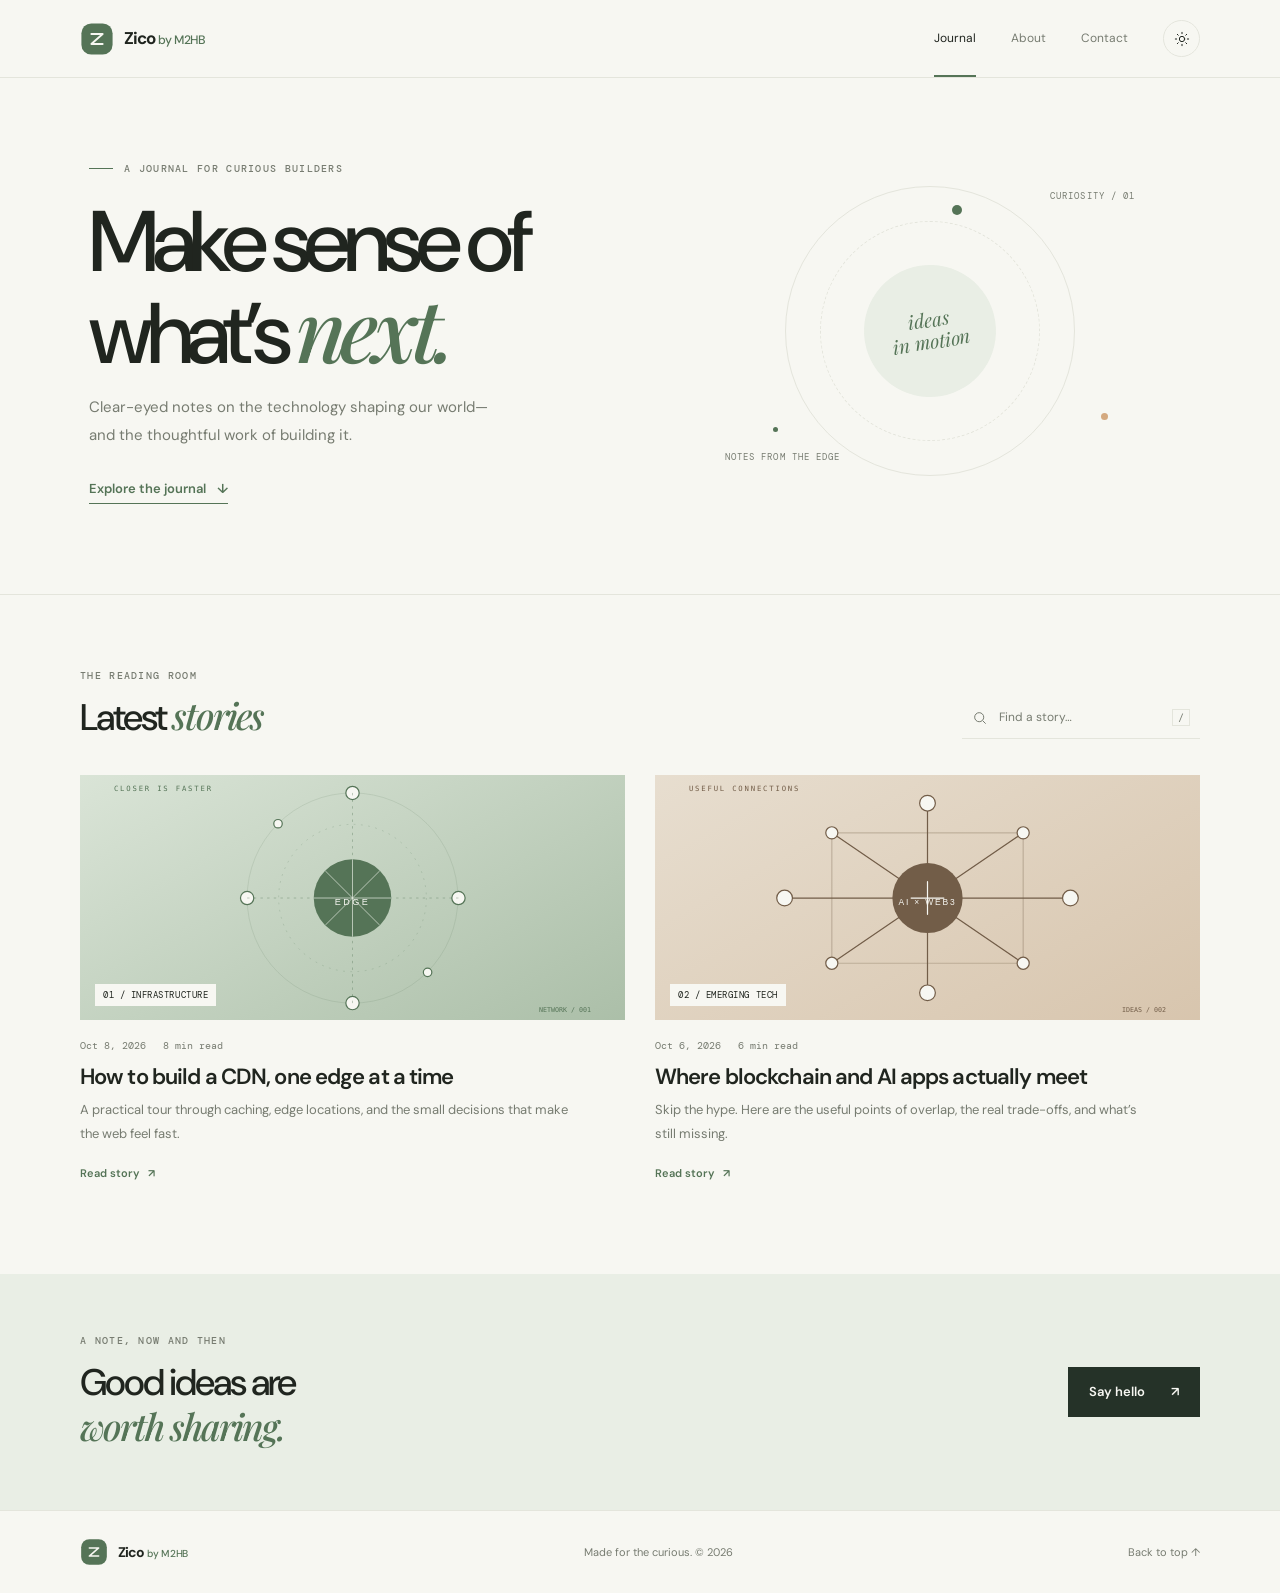
<file: index.html>
<!doctype html>
<html lang="en">
<head>
  <meta charset="utf-8">
  <meta name="viewport" content="width=device-width, initial-scale=1">
  <meta name="description" content="Practical notes on building for the web, from infrastructure to the next wave of technology.">
  <meta name="theme-color" content="#f7f7f2">
  <title>Zico by M2HB — ideas for the curious builder</title>
  <link rel="icon" href="assets/images/favicon.svg" type="image/svg+xml">
  <link rel="stylesheet" href="assets/css/global.css">
  <link rel="stylesheet" href="assets/css/layout.css">
  <link rel="stylesheet" href="assets/css/pages.css">
  <script src="assets/js/main.js" defer></script>
  <script src="assets/js/blog-engine.js" defer></script>
</head>
<body>
  <a class="skip-link" href="#main">Skip to content</a>
  <header class="site-header">
    <div class="container header-inner">
      <a class="brand" href="index.html" aria-label="Zico by M2HB home">
        <img src="assets/images/logo.svg" alt="" width="36" height="36">
        <span>Zico <span class="brand-by">by M2HB</span></span>
      </a>
      <button class="menu-toggle" type="button" aria-expanded="false" aria-controls="site-nav" aria-label="Open navigation">
        <span></span><span></span>
      </button>
      <nav class="site-nav" id="site-nav" aria-label="Main navigation">
        <a class="nav-link active" href="index.html" aria-current="page">Journal</a>
        <a class="nav-link" href="about.html">About</a>
        <a class="nav-link" href="contact.html">Contact</a>
        <button class="theme-toggle" type="button" aria-label="Switch to dark theme" title="Switch theme">
          <svg class="sun-icon" viewBox="0 0 24 24" aria-hidden="true"><circle cx="12" cy="12" r="4"></circle><path d="M12 2v2m0 16v2M4.93 4.93l1.42 1.42m11.3 11.3 1.42 1.42M2 12h2m16 0h2M4.93 19.07l1.42-1.42m11.3-11.3 1.42-1.42"></path></svg>
        </button>
      </nav>
    </div>
  </header>

  <main id="main">
    <section class="hero container">
      <div class="hero-copy">
        <p class="eyebrow"><span class="eyebrow-line"></span> A journal for curious builders</p>
        <h1>Make sense of<br>what’s <span class="serif-accent">next.</span></h1>
        <p class="hero-description">Clear-eyed notes on the technology shaping our world—and the thoughtful work of building it.</p>
        <a class="text-link" href="#latest">Explore the journal <span aria-hidden="true">↓</span></a>
      </div>
      <div class="hero-art" aria-hidden="true">
        <div class="art-orbit orbit-one"></div>
        <div class="art-orbit orbit-two"></div>
        <div class="art-core"><span>ideas<br>in motion</span></div>
        <span class="art-dot dot-one"></span><span class="art-dot dot-two"></span><span class="art-dot dot-three"></span>
        <span class="art-label label-top">curiosity / 01</span>
        <span class="art-label label-bottom">notes from the edge</span>
      </div>
    </section>

    <section class="latest-section" id="latest">
      <div class="container">
        <div class="section-heading">
          <div>
            <p class="eyebrow">The reading room</p>
            <h2>Latest <span class="serif-accent">stories</span></h2>
          </div>
          <label class="search-box">
            <span class="visually-hidden">Search articles</span>
            <svg viewBox="0 0 24 24" aria-hidden="true"><circle cx="10.8" cy="10.8" r="6.8"></circle><path d="m16 16 4.5 4.5"></path></svg>
            <input id="post-search" type="search" placeholder="Find a story…" autocomplete="off">
            <kbd>/</kbd>
          </label>
        </div>
        <div class="post-grid" id="post-grid">
          <article class="post-card" data-search="cdn content delivery network edge web performance infrastructure">
            <a class="post-image image-cdn" href="posts/how-to-build-a-cdn.html" aria-label="Read How to build a CDN">
              <img src="assets/images/ui/cdn-cover.svg" alt="" loading="lazy">
              <span class="image-index">01 / INFRASTRUCTURE</span>
            </a>
            <div class="post-meta"><time datetime="2026-10-08">Oct 8, 2026</time><span>8 min read</span></div>
            <h3><a href="posts/how-to-build-a-cdn.html">How to build a CDN, one edge at a time</a></h3>
            <p class="post-excerpt">A practical tour through caching, edge locations, and the small decisions that make the web feel fast.</p>
            <a class="post-continue" href="posts/how-to-build-a-cdn.html">Read story <span aria-hidden="true">↗</span></a>
          </article>
          <article class="post-card" data-search="blockchain ai artificial intelligence apps decentralized machine learning">
            <a class="post-image image-chain" href="posts/blockchain-ai-apps.html" aria-label="Read Blockchain and AI apps">
              <img src="assets/images/ui/chain-cover.svg" alt="" loading="lazy">
              <span class="image-index">02 / EMERGING TECH</span>
            </a>
            <div class="post-meta"><time datetime="2026-10-06">Oct 6, 2026</time><span>6 min read</span></div>
            <h3><a href="posts/blockchain-ai-apps.html">Where blockchain and AI apps actually meet</a></h3>
            <p class="post-excerpt">Skip the hype. Here are the useful points of overlap, the real trade-offs, and what’s still missing.</p>
            <a class="post-continue" href="posts/blockchain-ai-apps.html">Read story <span aria-hidden="true">↗</span></a>
          </article>
        </div>
        <p class="empty-state" id="empty-state" hidden>No stories match that search. Try a different word.</p>
      </div>
    </section>

    <section class="newsletter-band">
      <div class="container newsletter-inner">
        <div>
          <p class="eyebrow">A note, now and then</p>
          <h2>Good ideas are<br><span class="serif-accent">worth sharing.</span></h2>
        </div>
        <a class="button button-dark" href="contact.html">Say hello <span aria-hidden="true">↗</span></a>
      </div>
    </section>
  </main>

  <footer class="site-footer">
    <div class="container footer-inner">
      <a class="brand footer-brand" href="index.html"><img src="assets/images/logo.svg" alt="" width="30" height="30"><span>Zico <span class="brand-by">by M2HB</span></span></a>
      <p>Made for the curious. © <span data-current-year>2026</span></p>
      <a class="footer-top" href="#main">Back to top ↑</a>
    </div>
  </footer>
</body>
</html>
</file>
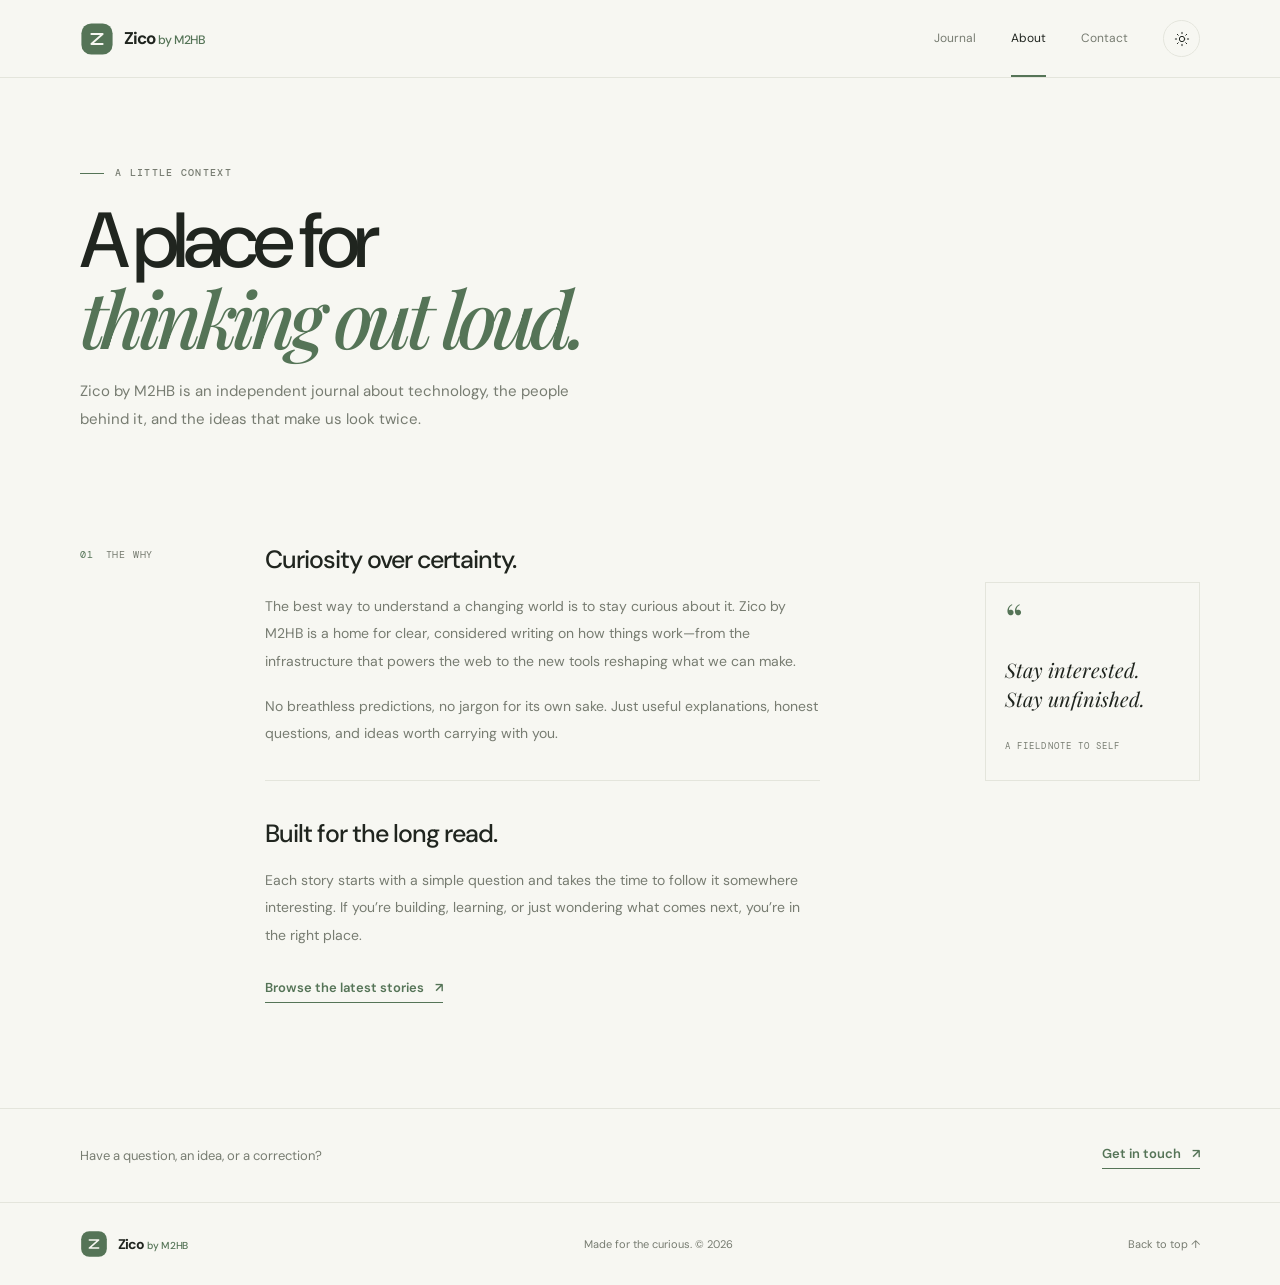
<file: about.html>
<!doctype html>
<html lang="en">
<head>
  <meta charset="utf-8">
  <meta name="viewport" content="width=device-width, initial-scale=1">
  <meta name="description" content="About Zico by M2HB: a journal about technology, thoughtful work, and staying curious.">
  <meta name="theme-color" content="#f7f7f2">
  <title>About — Zico by M2HB</title>
  <link rel="icon" href="assets/images/favicon.svg" type="image/svg+xml">
  <link rel="stylesheet" href="assets/css/global.css">
  <link rel="stylesheet" href="assets/css/layout.css">
  <link rel="stylesheet" href="assets/css/pages.css">
  <script src="assets/js/main.js" defer></script>
</head>
<body>
  <a class="skip-link" href="#main">Skip to content</a>
  <header class="site-header">
    <div class="container header-inner">
      <a class="brand" href="index.html" aria-label="Zico by M2HB home"><img src="assets/images/logo.svg" alt="" width="36" height="36"><span>Zico <span class="brand-by">by M2HB</span></span></a>
      <button class="menu-toggle" type="button" aria-expanded="false" aria-controls="site-nav" aria-label="Open navigation"><span></span><span></span></button>
      <nav class="site-nav" id="site-nav" aria-label="Main navigation">
        <a class="nav-link" href="index.html">Journal</a><a class="nav-link active" href="about.html" aria-current="page">About</a><a class="nav-link" href="contact.html">Contact</a>
        <button class="theme-toggle" type="button" aria-label="Switch to dark theme" title="Switch theme"><svg class="sun-icon" viewBox="0 0 24 24" aria-hidden="true"><circle cx="12" cy="12" r="4"></circle><path d="M12 2v2m0 16v2M4.93 4.93l1.42 1.42m11.3 11.3 1.42 1.42M2 12h2m16 0h2M4.93 19.07l1.42-1.42m11.3-11.3 1.42-1.42"></path></svg></button>
      </nav>
    </div>
  </header>
  <main id="main">
    <section class="page-intro container">
      <p class="eyebrow"><span class="eyebrow-line"></span> A little context</p>
      <h1>A place for<br><span class="serif-accent">thinking out loud.</span></h1>
      <p class="page-lede">Zico by M2HB is an independent journal about technology, the people behind it, and the ideas that make us look twice.</p>
    </section>
    <section class="about-content container">
      <div class="about-aside"><span class="aside-number">01</span><span>THE WHY</span></div>
      <div class="about-copy">
        <h2>Curiosity over certainty.</h2>
        <p>The best way to understand a changing world is to stay curious about it. Zico by M2HB is a home for clear, considered writing on how things work—from the infrastructure that powers the web to the new tools reshaping what we can make.</p>
        <p>No breathless predictions, no jargon for its own sake. Just useful explanations, honest questions, and ideas worth carrying with you.</p>
        <div class="about-divider"></div>
        <h2>Built for the long read.</h2>
        <p>Each story starts with a simple question and takes the time to follow it somewhere interesting. If you’re building, learning, or just wondering what comes next, you’re in the right place.</p>
        <a class="text-link" href="index.html">Browse the latest stories <span aria-hidden="true">↗</span></a>
      </div>
      <aside class="about-note"><span class="note-mark">“</span><p>Stay interested.<br>Stay unfinished.</p><span class="note-caption">A FIELDNOTE TO SELF</span></aside>
    </section>
    <section class="about-bottom">
      <div class="container about-bottom-inner"><p>Have a question, an idea, or a correction?</p><a class="text-link" href="contact.html">Get in touch <span aria-hidden="true">↗</span></a></div>
    </section>
  </main>
  <footer class="site-footer"><div class="container footer-inner"><a class="brand footer-brand" href="index.html"><img src="assets/images/logo.svg" alt="" width="30" height="30"><span>Zico <span class="brand-by">by M2HB</span></span></a><p>Made for the curious. © <span data-current-year>2026</span></p><a class="footer-top" href="#main">Back to top ↑</a></div></footer>
</body>
</html>
</file>
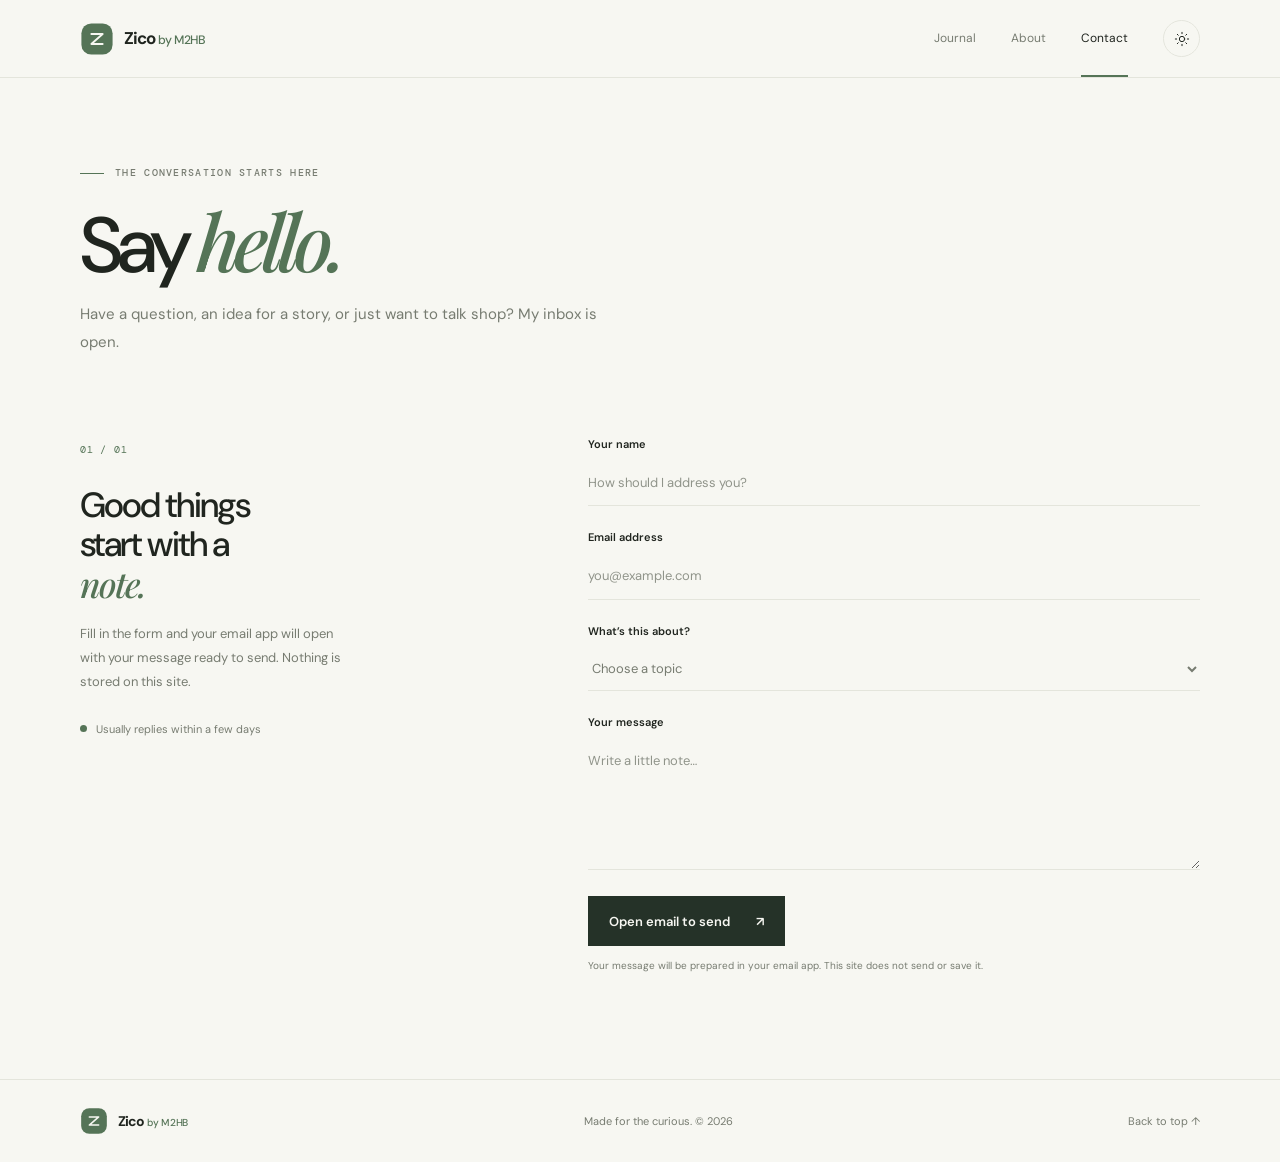
<file: contact.html>
<!doctype html>
<html lang="en">
<head>
  <meta charset="utf-8">
  <meta name="viewport" content="width=device-width, initial-scale=1">
  <meta name="description" content="Get in touch with Zico by M2HB to share a question, idea, or correction.">
  <meta name="theme-color" content="#f7f7f2">
  <title>Contact — Zico by M2HB</title>
  <link rel="icon" href="assets/images/favicon.svg" type="image/svg+xml">
  <link rel="stylesheet" href="assets/css/global.css">
  <link rel="stylesheet" href="assets/css/layout.css">
  <link rel="stylesheet" href="assets/css/pages.css">
  <script src="assets/js/main.js" defer></script>
  <script src="assets/js/blog-engine.js" defer></script>
</head>
<body>
  <a class="skip-link" href="#main">Skip to content</a>
  <header class="site-header">
    <div class="container header-inner">
      <a class="brand" href="index.html" aria-label="Zico by M2HB home"><img src="assets/images/logo.svg" alt="" width="36" height="36"><span>Zico <span class="brand-by">by M2HB</span></span></a>
      <button class="menu-toggle" type="button" aria-expanded="false" aria-controls="site-nav" aria-label="Open navigation"><span></span><span></span></button>
      <nav class="site-nav" id="site-nav" aria-label="Main navigation">
        <a class="nav-link" href="index.html">Journal</a><a class="nav-link" href="about.html">About</a><a class="nav-link active" href="contact.html" aria-current="page">Contact</a>
        <button class="theme-toggle" type="button" aria-label="Switch to dark theme" title="Switch theme"><svg class="sun-icon" viewBox="0 0 24 24" aria-hidden="true"><circle cx="12" cy="12" r="4"></circle><path d="M12 2v2m0 16v2M4.93 4.93l1.42 1.42m11.3 11.3 1.42 1.42M2 12h2m16 0h2M4.93 19.07l1.42-1.42m11.3-11.3 1.42-1.42"></path></svg></button>
      </nav>
    </div>
  </header>
  <main id="main">
    <section class="page-intro contact-intro container">
      <p class="eyebrow"><span class="eyebrow-line"></span> The conversation starts here</p>
      <h1>Say <span class="serif-accent">hello.</span></h1>
      <p class="page-lede">Have a question, an idea for a story, or just want to talk shop? My inbox is open.</p>
    </section>
    <section class="contact-section container">
      <div class="contact-aside">
        <span class="aside-number">01 / 01</span>
        <h2>Good things<br>start with a<br><span class="serif-accent">note.</span></h2>
        <p>Fill in the form and your email app will open with your message ready to send. Nothing is stored on this site.</p>
        <div class="contact-detail"><span class="detail-dot"></span><span>Usually replies within a few days</span></div>
      </div>
      <form class="contact-form" id="contact-form">
        <label for="name">Your name</label>
        <input id="name" name="name" type="text" autocomplete="name" placeholder="How should I address you?" required>
        <label for="email">Email address</label>
        <input id="email" name="email" type="email" autocomplete="email" placeholder="you@example.com" required>
        <label for="subject">What’s this about?</label>
        <select id="subject" name="subject" required>
          <option value="" disabled selected>Choose a topic</option>
          <option>Story idea</option>
          <option>A question</option>
          <option>Just saying hello</option>
          <option>Something else</option>
        </select>
        <label for="message">Your message</label>
        <textarea id="message" name="message" rows="5" placeholder="Write a little note…" required></textarea>
        <button class="button button-dark form-submit" type="submit">Open email to send <span aria-hidden="true">↗</span></button>
        <p class="form-note" id="form-note" role="status" aria-live="polite">Your message will be prepared in your email app. This site does not send or save it.</p>
      </form>
    </section>
  </main>
  <footer class="site-footer"><div class="container footer-inner"><a class="brand footer-brand" href="index.html"><img src="assets/images/logo.svg" alt="" width="30" height="30"><span>Zico <span class="brand-by">by M2HB</span></span></a><p>Made for the curious. © <span data-current-year>2026</span></p><a class="footer-top" href="#main">Back to top ↑</a></div></footer>
</body>
</html>
</file>
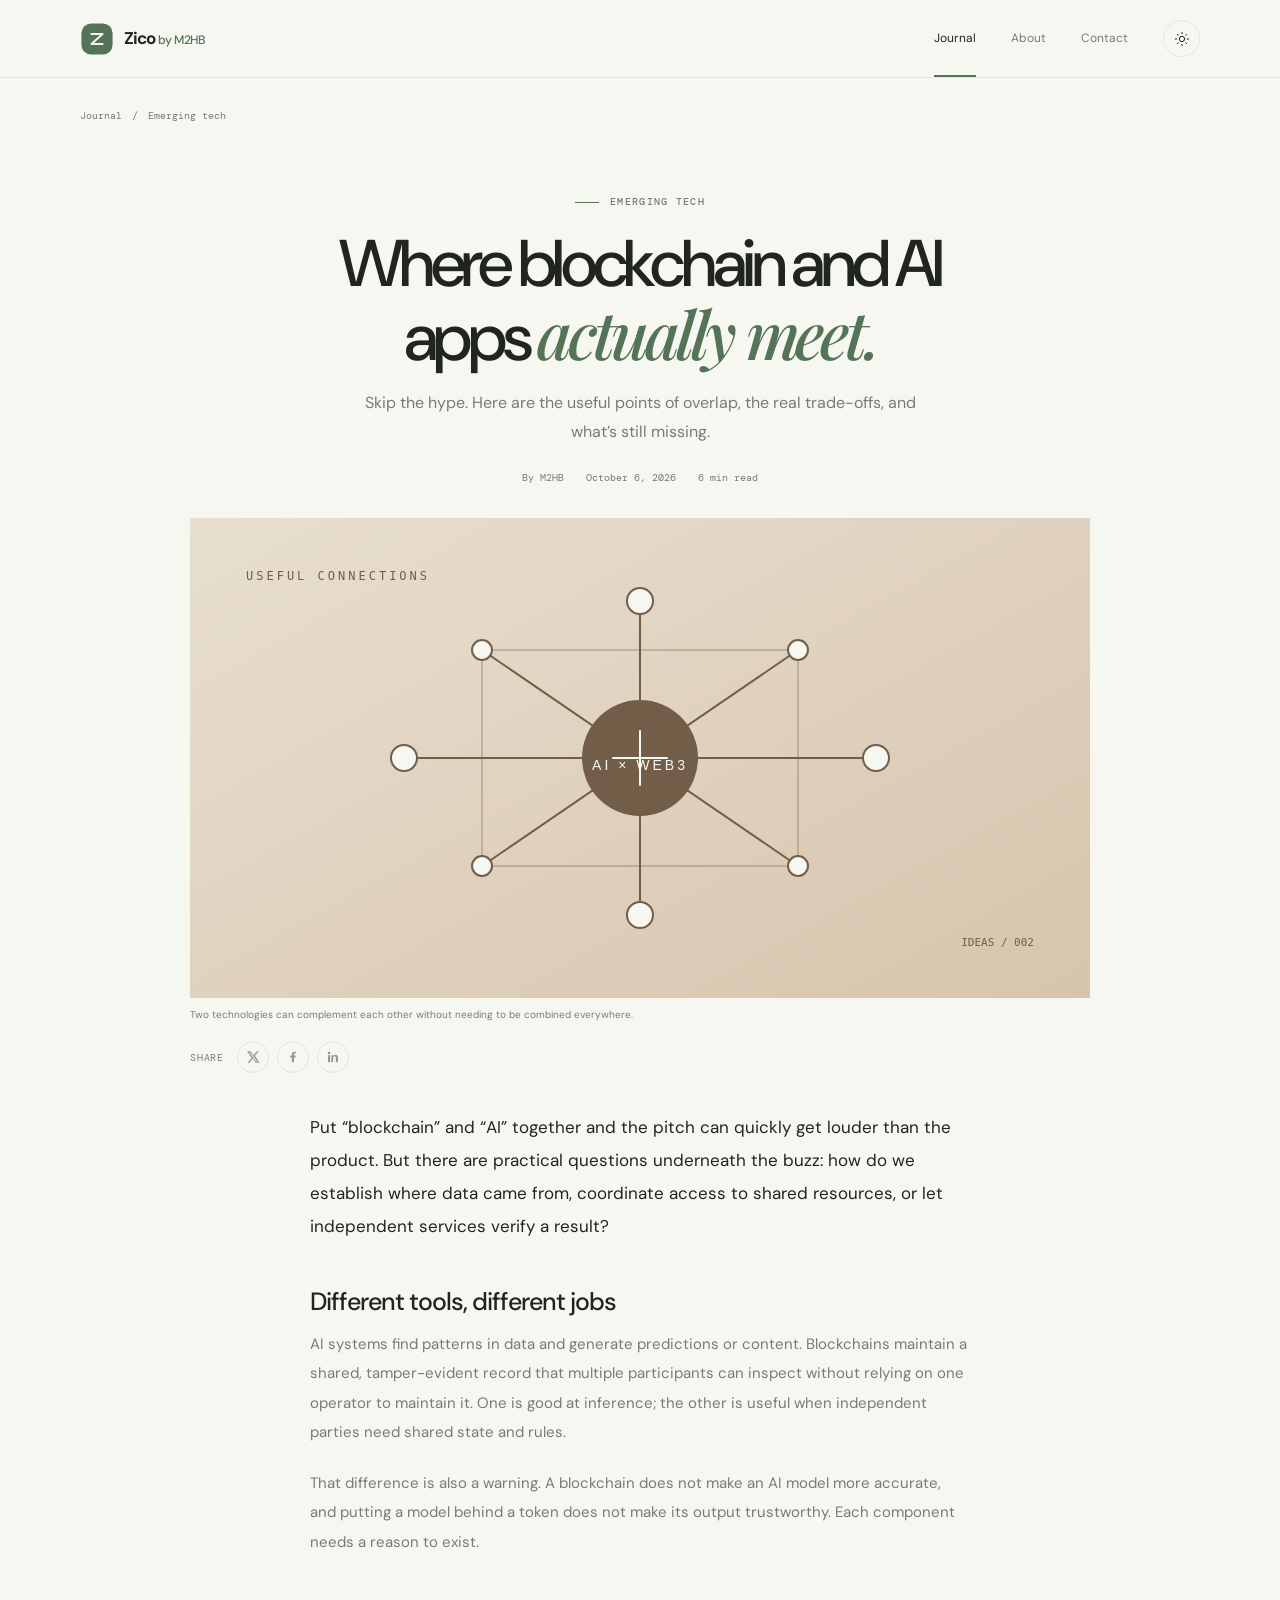
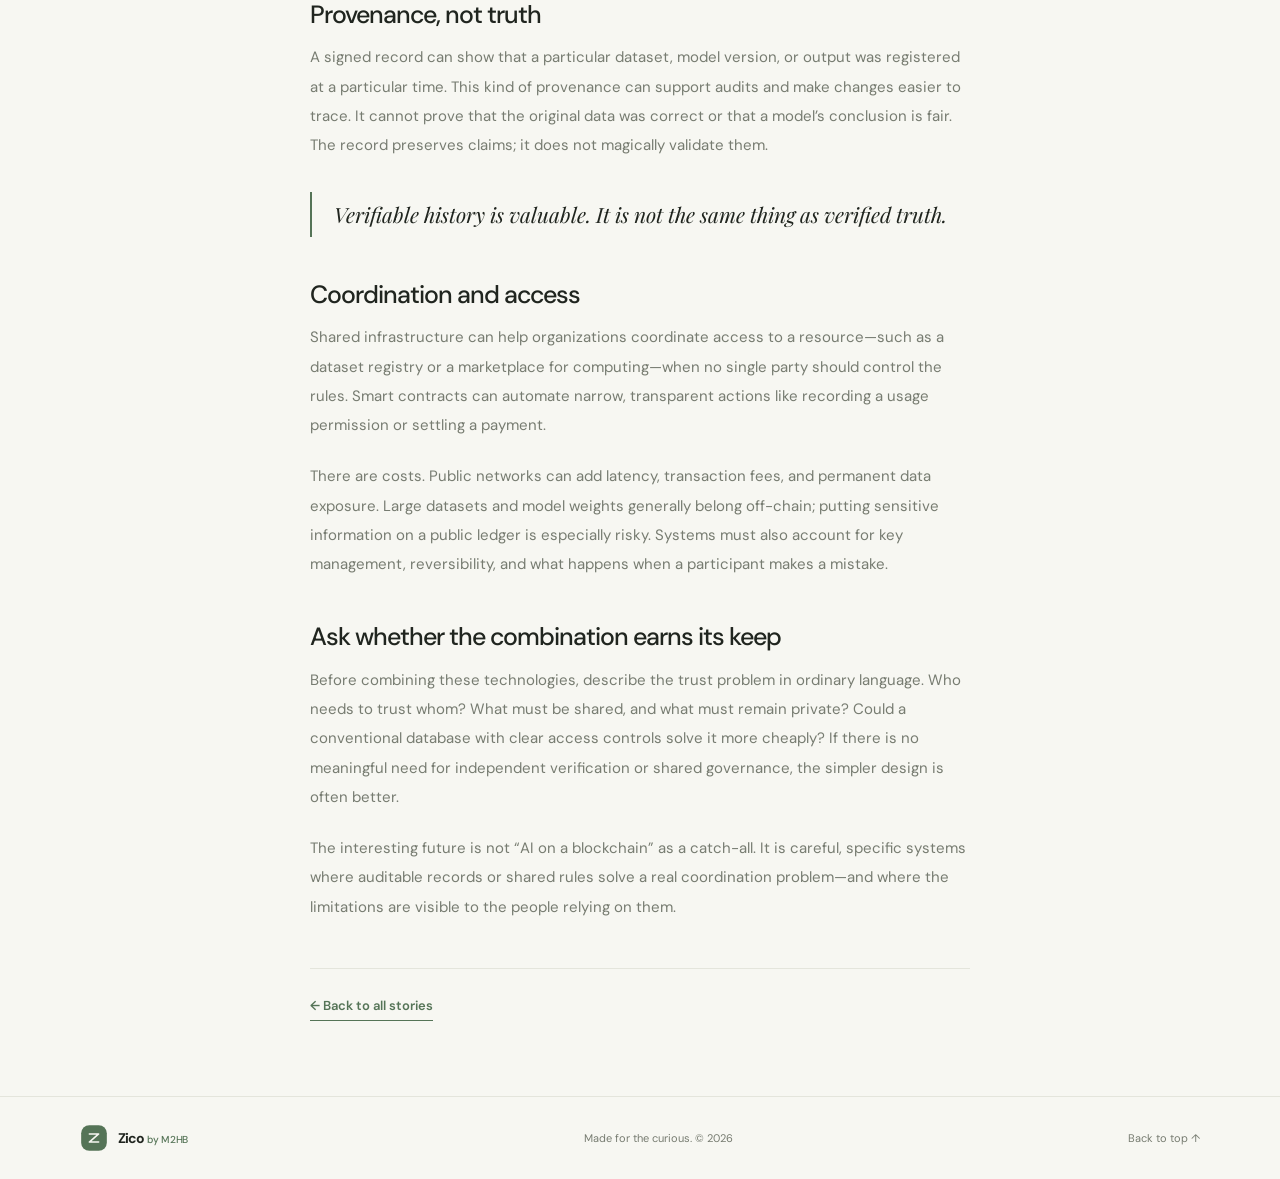
<file: posts/blockchain-ai-apps.html>
<!doctype html>
<html lang="en">
<head>
  <meta charset="utf-8">
  <meta name="viewport" content="width=device-width, initial-scale=1">
  <meta name="description" content="A grounded look at useful overlaps between blockchain and AI apps, along with their trade-offs.">
  <meta name="theme-color" content="#f7f7f2">
  <title>Where blockchain and AI apps actually meet — Zico by M2HB</title>
  <link rel="icon" href="../assets/images/favicon.svg" type="image/svg+xml">
  <link rel="stylesheet" href="../assets/css/global.css">
  <link rel="stylesheet" href="../assets/css/layout.css">
  <link rel="stylesheet" href="../assets/css/pages.css">
  <link rel="stylesheet" href="../assets/css/post.css">
  <script src="../assets/js/main.js" defer></script>
</head>
<body>
  <a class="skip-link" href="#main">Skip to content</a>
  <header class="site-header"><div class="container header-inner">
    <a class="brand" href="../index.html" aria-label="Zico by M2HB home"><img src="../assets/images/logo.svg" alt="" width="36" height="36"><span>Zico <span class="brand-by">by M2HB</span></span></a>
    <button class="menu-toggle" type="button" aria-expanded="false" aria-controls="site-nav" aria-label="Open navigation"><span></span><span></span></button>
    <nav class="site-nav" id="site-nav" aria-label="Main navigation"><a class="nav-link active" href="../index.html">Journal</a><a class="nav-link" href="../about.html">About</a><a class="nav-link" href="../contact.html">Contact</a><button class="theme-toggle" type="button" aria-label="Switch to dark theme" title="Switch theme"><svg class="sun-icon" viewBox="0 0 24 24" aria-hidden="true"><circle cx="12" cy="12" r="4"></circle><path d="M12 2v2m0 16v2M4.93 4.93l1.42 1.42m11.3 11.3 1.42 1.42M2 12h2m16 0h2M4.93 19.07l1.42-1.42m11.3-11.3 1.42-1.42"></path></svg></button></nav>
  </div></header>
  <main class="article-main" id="main">
    <nav class="article-breadcrumb container" aria-label="Breadcrumb"><a href="../index.html">Journal</a><span aria-hidden="true">/</span><span>Emerging tech</span></nav>
    <article class="article">
      <header class="article-header">
        <p class="eyebrow"><span class="eyebrow-line"></span> Emerging tech</p>
        <h1>Where blockchain and AI apps <span class="serif-accent">actually meet.</span></h1>
        <p class="article-deck">Skip the hype. Here are the useful points of overlap, the real trade-offs, and what’s still missing.</p>
        <div class="article-meta"><span>By M2HB</span><time datetime="2026-10-06">October 6, 2026</time><span>6 min read</span></div>
      </header>
      <figure class="article-cover"><img src="../assets/images/ui/chain-cover.svg" alt="A diagram linking a central AI node with surrounding network nodes."><figcaption>Two technologies can complement each other without needing to be combined everywhere.</figcaption></figure>
      <div class="article-body">
        <p class="article-lead">Put “blockchain” and “AI” together and the pitch can quickly get louder than the product. But there are practical questions underneath the buzz: how do we establish where data came from, coordinate access to shared resources, or let independent services verify a result?</p>
        <h2>Different tools, different jobs</h2>
        <p>AI systems find patterns in data and generate predictions or content. Blockchains maintain a shared, tamper-evident record that multiple participants can inspect without relying on one operator to maintain it. One is good at inference; the other is useful when independent parties need shared state and rules.</p>
        <p>That difference is also a warning. A blockchain does not make an AI model more accurate, and putting a model behind a token does not make its output trustworthy. Each component needs a reason to exist.</p>
        <h2>Provenance, not truth</h2>
        <p>A signed record can show that a particular dataset, model version, or output was registered at a particular time. This kind of provenance can support audits and make changes easier to trace. It cannot prove that the original data was correct or that a model’s conclusion is fair. The record preserves claims; it does not magically validate them.</p>
        <blockquote>Verifiable history is valuable. It is not the same thing as verified truth.</blockquote>
        <h2>Coordination and access</h2>
        <p>Shared infrastructure can help organizations coordinate access to a resource—such as a dataset registry or a marketplace for computing—when no single party should control the rules. Smart contracts can automate narrow, transparent actions like recording a usage permission or settling a payment.</p>
        <p>There are costs. Public networks can add latency, transaction fees, and permanent data exposure. Large datasets and model weights generally belong off-chain; putting sensitive information on a public ledger is especially risky. Systems must also account for key management, reversibility, and what happens when a participant makes a mistake.</p>
        <h2>Ask whether the combination earns its keep</h2>
        <p>Before combining these technologies, describe the trust problem in ordinary language. Who needs to trust whom? What must be shared, and what must remain private? Could a conventional database with clear access controls solve it more cheaply? If there is no meaningful need for independent verification or shared governance, the simpler design is often better.</p>
        <p>The interesting future is not “AI on a blockchain” as a catch-all. It is careful, specific systems where auditable records or shared rules solve a real coordination problem—and where the limitations are visible to the people relying on them.</p>
      </div>
      <div class="article-back"><a class="text-link" href="../index.html">← Back to all stories</a></div>
    </article>
  </main>
  <footer class="site-footer"><div class="container footer-inner"><a class="brand footer-brand" href="../index.html"><img src="../assets/images/logo.svg" alt="" width="30" height="30"><span>Zico <span class="brand-by">by M2HB</span></span></a><p>Made for the curious. © <span data-current-year>2026</span></p><a class="footer-top" href="#main">Back to top ↑</a></div></footer>
</body>
</html>
</file>
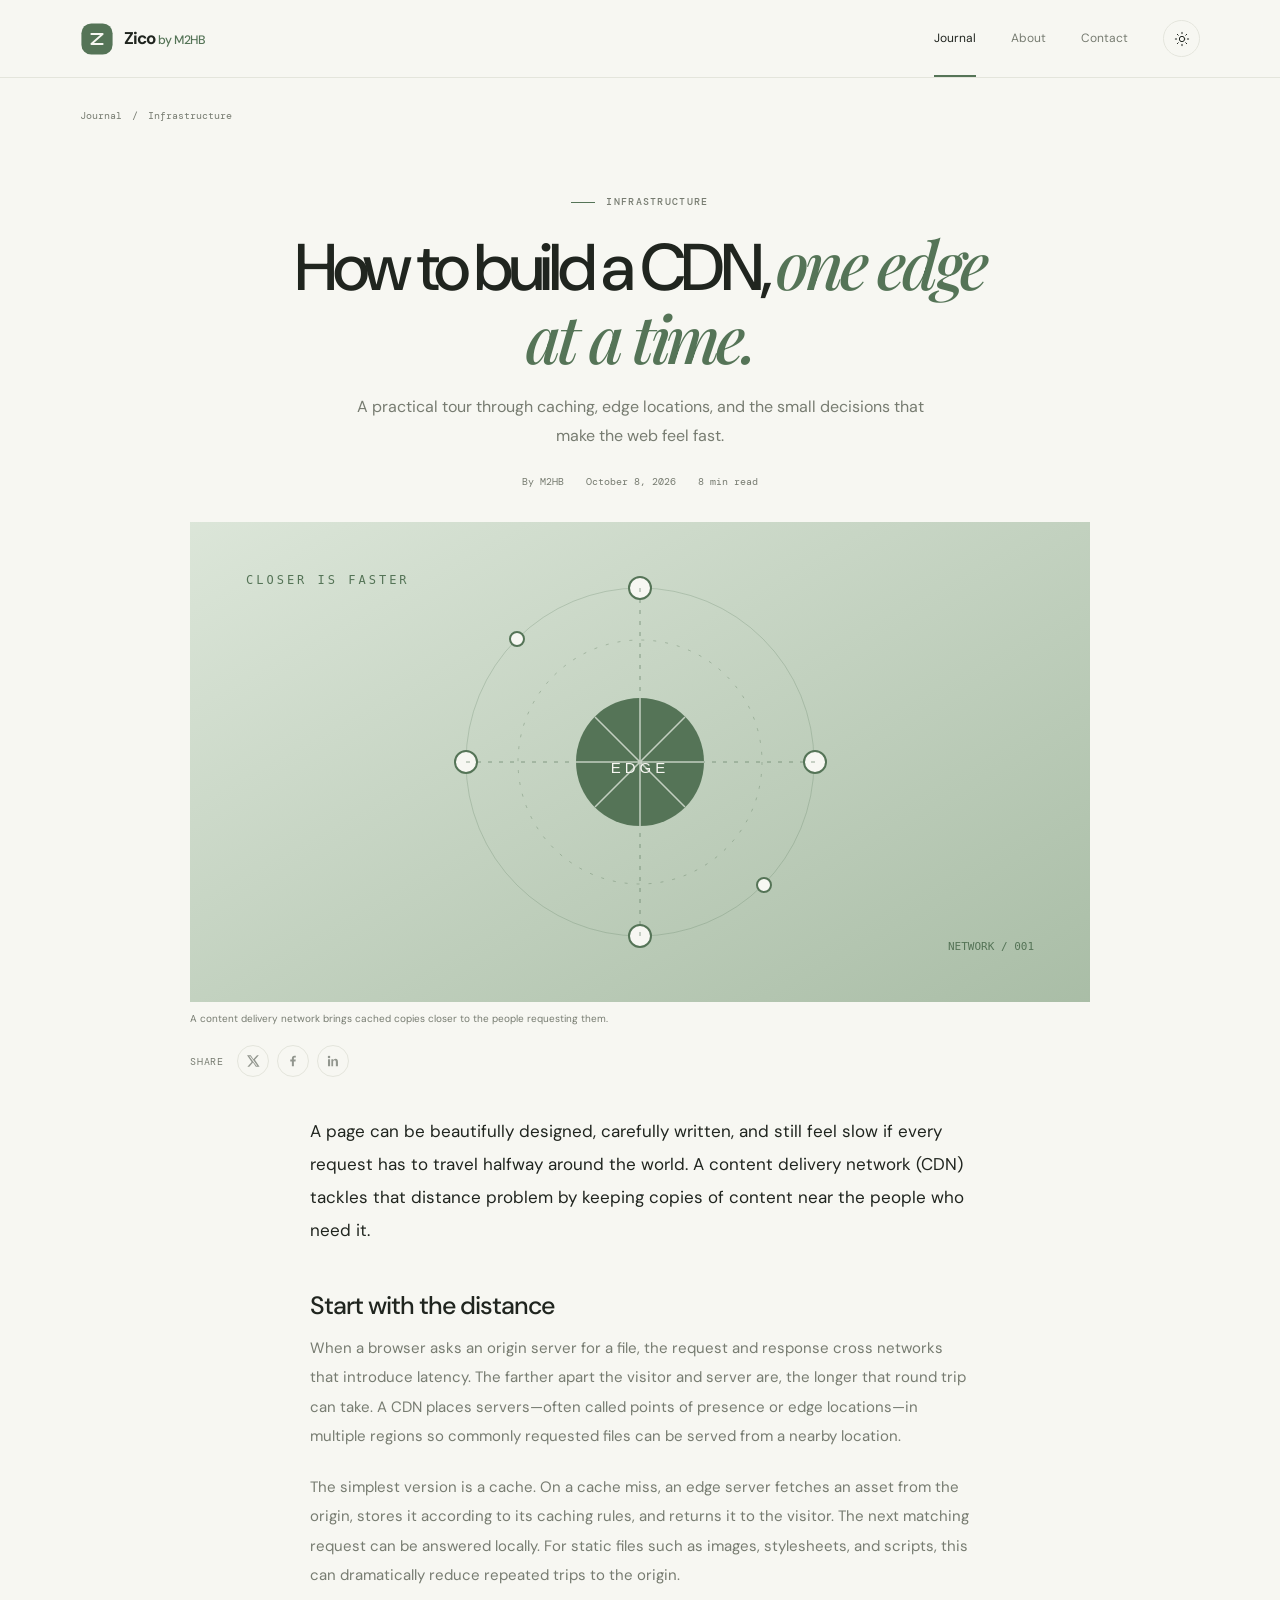
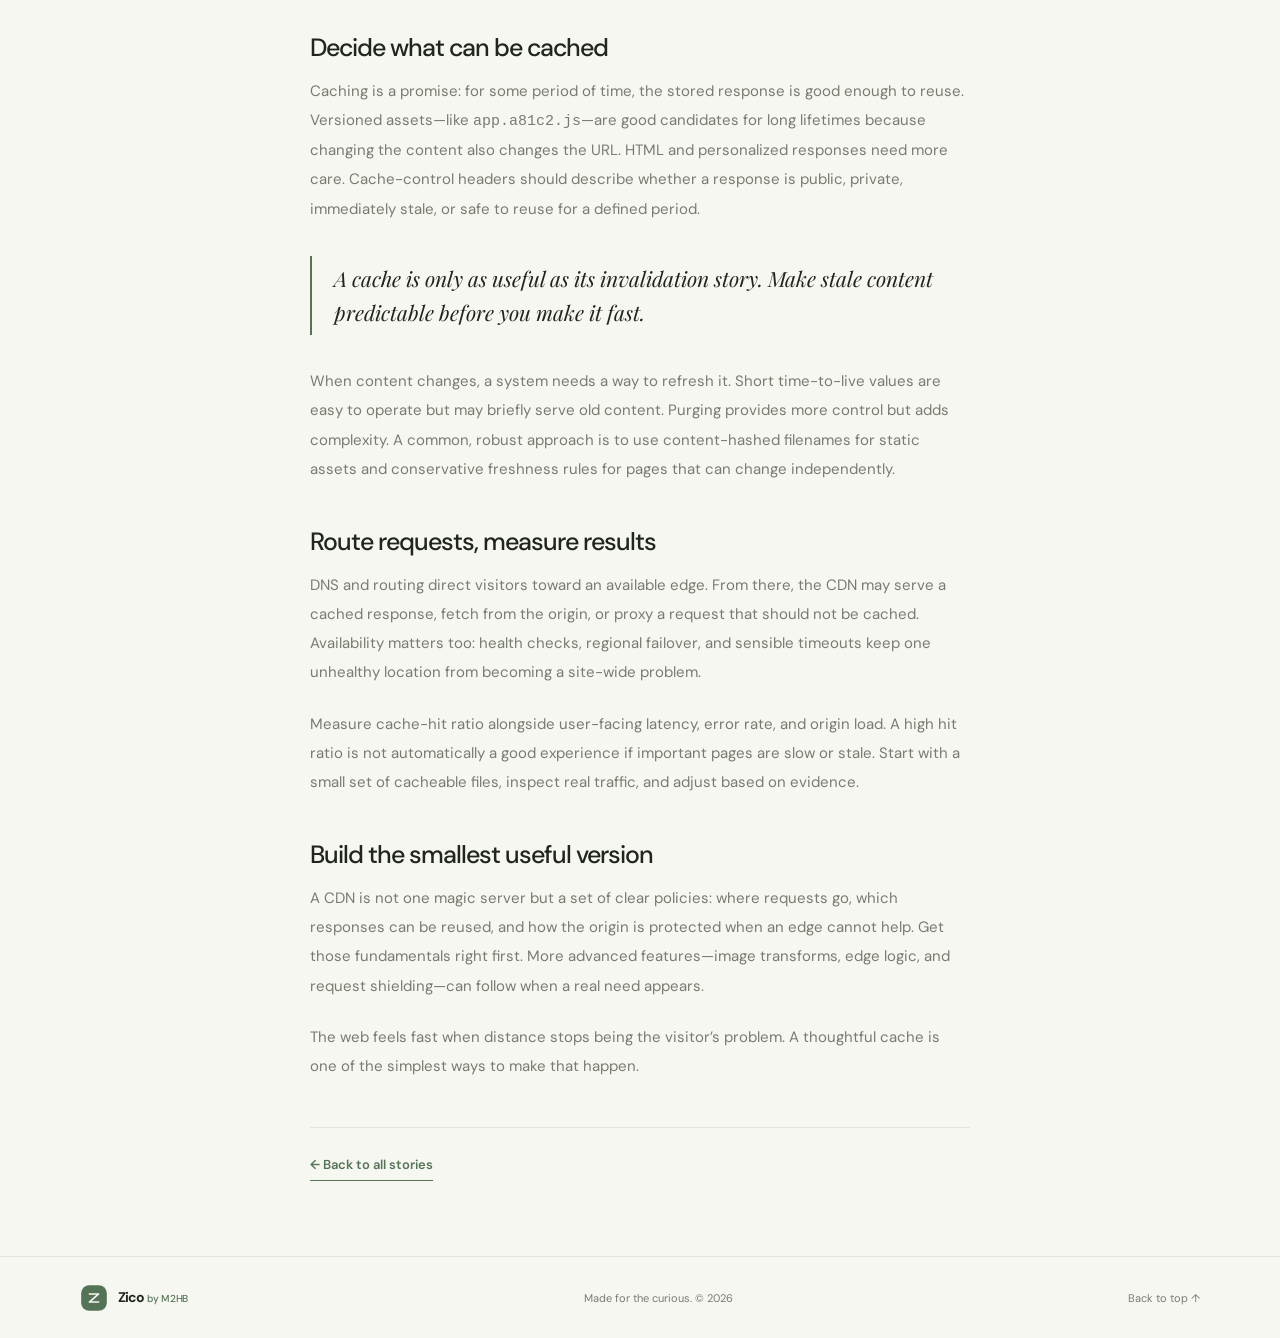
<file: posts/how-to-build-a-cdn.html>
<!doctype html>
<html lang="en">
<head>
  <meta charset="utf-8">
  <meta name="viewport" content="width=device-width, initial-scale=1">
  <meta name="description" content="A practical tour through caching, edge locations, and the decisions that make content delivery networks fast.">
  <meta name="theme-color" content="#f7f7f2">
  <title>How to build a CDN, one edge at a time — Zico by M2HB</title>
  <link rel="icon" href="../assets/images/favicon.svg" type="image/svg+xml">
  <link rel="stylesheet" href="../assets/css/global.css">
  <link rel="stylesheet" href="../assets/css/layout.css">
  <link rel="stylesheet" href="../assets/css/pages.css">
  <link rel="stylesheet" href="../assets/css/post.css">
  <script src="../assets/js/main.js" defer></script>
</head>
<body>
  <a class="skip-link" href="#main">Skip to content</a>
  <header class="site-header"><div class="container header-inner">
    <a class="brand" href="../index.html" aria-label="Zico by M2HB home"><img src="../assets/images/logo.svg" alt="" width="36" height="36"><span>Zico <span class="brand-by">by M2HB</span></span></a>
    <button class="menu-toggle" type="button" aria-expanded="false" aria-controls="site-nav" aria-label="Open navigation"><span></span><span></span></button>
    <nav class="site-nav" id="site-nav" aria-label="Main navigation"><a class="nav-link active" href="../index.html">Journal</a><a class="nav-link" href="../about.html">About</a><a class="nav-link" href="../contact.html">Contact</a><button class="theme-toggle" type="button" aria-label="Switch to dark theme" title="Switch theme"><svg class="sun-icon" viewBox="0 0 24 24" aria-hidden="true"><circle cx="12" cy="12" r="4"></circle><path d="M12 2v2m0 16v2M4.93 4.93l1.42 1.42m11.3 11.3 1.42 1.42M2 12h2m16 0h2M4.93 19.07l1.42-1.42m11.3-11.3 1.42-1.42"></path></svg></button></nav>
  </div></header>
  <main class="article-main" id="main">
    <nav class="article-breadcrumb container" aria-label="Breadcrumb"><a href="../index.html">Journal</a><span aria-hidden="true">/</span><span>Infrastructure</span></nav>
    <article class="article">
      <header class="article-header">
        <p class="eyebrow"><span class="eyebrow-line"></span> Infrastructure</p>
        <h1>How to build a CDN, <span class="serif-accent">one edge at a time.</span></h1>
        <p class="article-deck">A practical tour through caching, edge locations, and the small decisions that make the web feel fast.</p>
        <div class="article-meta"><span>By M2HB</span><time datetime="2026-10-08">October 8, 2026</time><span>8 min read</span></div>
      </header>
      <figure class="article-cover"><img src="../assets/images/ui/cdn-cover.svg" alt="A network diagram showing a central edge node connected to locations around it."><figcaption>A content delivery network brings cached copies closer to the people requesting them.</figcaption></figure>
      <div class="article-body">
        <p class="article-lead">A page can be beautifully designed, carefully written, and still feel slow if every request has to travel halfway around the world. A content delivery network (CDN) tackles that distance problem by keeping copies of content near the people who need it.</p>
        <h2>Start with the distance</h2>
        <p>When a browser asks an origin server for a file, the request and response cross networks that introduce latency. The farther apart the visitor and server are, the longer that round trip can take. A CDN places servers—often called points of presence or edge locations—in multiple regions so commonly requested files can be served from a nearby location.</p>
        <p>The simplest version is a cache. On a cache miss, an edge server fetches an asset from the origin, stores it according to its caching rules, and returns it to the visitor. The next matching request can be answered locally. For static files such as images, stylesheets, and scripts, this can dramatically reduce repeated trips to the origin.</p>
        <h2>Decide what can be cached</h2>
        <p>Caching is a promise: for some period of time, the stored response is good enough to reuse. Versioned assets—like <code>app.a81c2.js</code>—are good candidates for long lifetimes because changing the content also changes the URL. HTML and personalized responses need more care. Cache-control headers should describe whether a response is public, private, immediately stale, or safe to reuse for a defined period.</p>
        <blockquote>A cache is only as useful as its invalidation story. Make stale content predictable before you make it fast.</blockquote>
        <p>When content changes, a system needs a way to refresh it. Short time-to-live values are easy to operate but may briefly serve old content. Purging provides more control but adds complexity. A common, robust approach is to use content-hashed filenames for static assets and conservative freshness rules for pages that can change independently.</p>
        <h2>Route requests, measure results</h2>
        <p>DNS and routing direct visitors toward an available edge. From there, the CDN may serve a cached response, fetch from the origin, or proxy a request that should not be cached. Availability matters too: health checks, regional failover, and sensible timeouts keep one unhealthy location from becoming a site-wide problem.</p>
        <p>Measure cache-hit ratio alongside user-facing latency, error rate, and origin load. A high hit ratio is not automatically a good experience if important pages are slow or stale. Start with a small set of cacheable files, inspect real traffic, and adjust based on evidence.</p>
        <h2>Build the smallest useful version</h2>
        <p>A CDN is not one magic server but a set of clear policies: where requests go, which responses can be reused, and how the origin is protected when an edge cannot help. Get those fundamentals right first. More advanced features—image transforms, edge logic, and request shielding—can follow when a real need appears.</p>
        <p>The web feels fast when distance stops being the visitor’s problem. A thoughtful cache is one of the simplest ways to make that happen.</p>
      </div>
      <div class="article-back"><a class="text-link" href="../index.html">← Back to all stories</a></div>
    </article>
  </main>
  <footer class="site-footer"><div class="container footer-inner"><a class="brand footer-brand" href="../index.html"><img src="../assets/images/logo.svg" alt="" width="30" height="30"><span>Zico <span class="brand-by">by M2HB</span></span></a><p>Made for the curious. © <span data-current-year>2026</span></p><a class="footer-top" href="#main">Back to top ↑</a></div></footer>
</body>
</html>
</file>
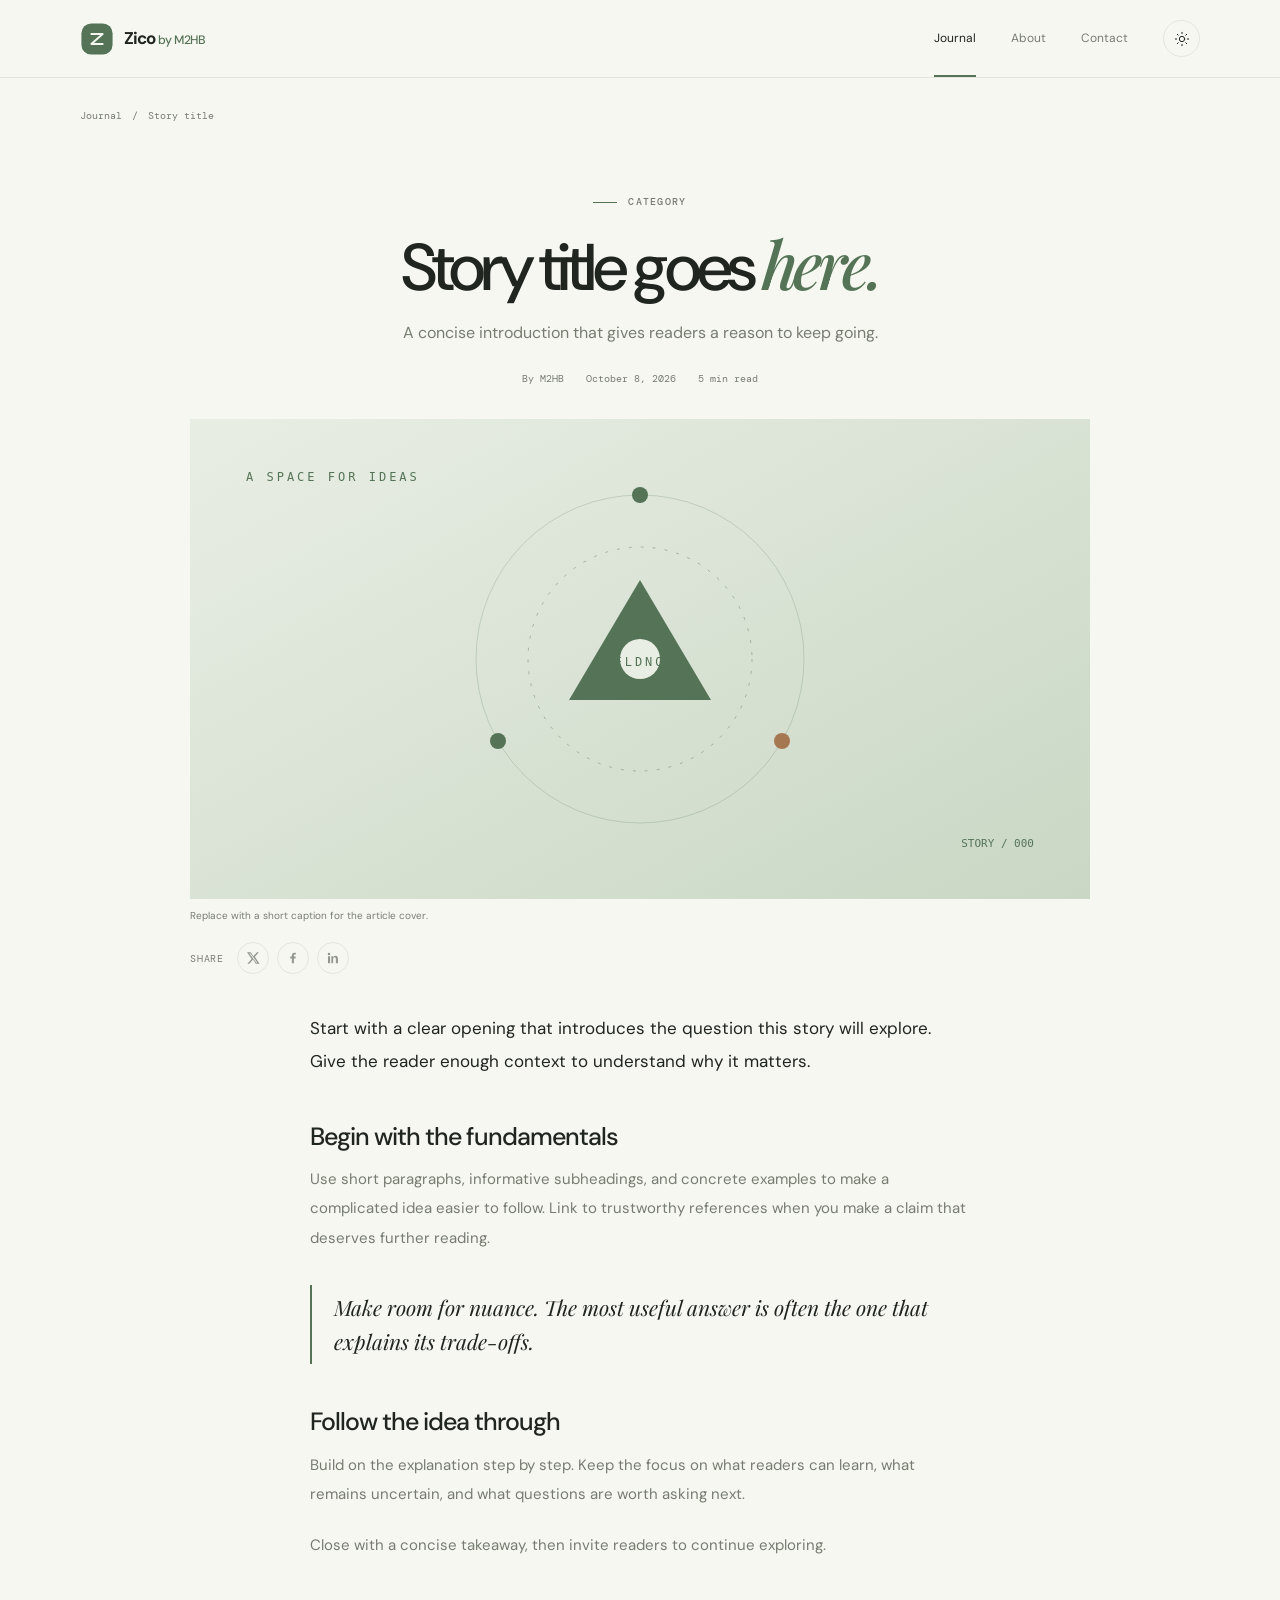
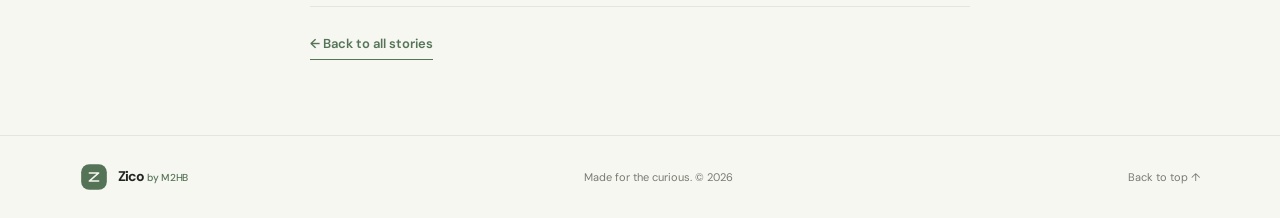
<file: posts/post-template.html>
<!doctype html>
<html lang="en">
<head>
  <meta charset="utf-8">
  <meta name="viewport" content="width=device-width, initial-scale=1">
  <meta name="description" content="A short summary of this story.">
  <meta name="theme-color" content="#f7f7f2">
  <title>Story title — Zico by M2HB</title>
  <link rel="icon" href="../assets/images/favicon.svg" type="image/svg+xml">
  <link rel="stylesheet" href="../assets/css/global.css">
  <link rel="stylesheet" href="../assets/css/layout.css">
  <link rel="stylesheet" href="../assets/css/pages.css">
  <link rel="stylesheet" href="../assets/css/post.css">
  <script src="../assets/js/main.js" defer></script>
</head>
<body>
  <a class="skip-link" href="#main">Skip to content</a>
  <header class="site-header">
    <div class="container header-inner">
      <a class="brand" href="../index.html" aria-label="Zico by M2HB home"><img src="../assets/images/logo.svg" alt="" width="36" height="36"><span>Zico <span class="brand-by">by M2HB</span></span></a>
      <button class="menu-toggle" type="button" aria-expanded="false" aria-controls="site-nav" aria-label="Open navigation"><span></span><span></span></button>
      <nav class="site-nav" id="site-nav" aria-label="Main navigation">
        <a class="nav-link active" href="../index.html">Journal</a><a class="nav-link" href="../about.html">About</a><a class="nav-link" href="../contact.html">Contact</a>
        <button class="theme-toggle" type="button" aria-label="Switch to dark theme" title="Switch theme"><svg class="sun-icon" viewBox="0 0 24 24" aria-hidden="true"><circle cx="12" cy="12" r="4"></circle><path d="M12 2v2m0 16v2M4.93 4.93l1.42 1.42m11.3 11.3 1.42 1.42M2 12h2m16 0h2M4.93 19.07l1.42-1.42m11.3-11.3 1.42-1.42"></path></svg></button>
      </nav>
    </div>
  </header>
  <main class="article-main" id="main">
    <nav class="article-breadcrumb container" aria-label="Breadcrumb"><a href="../index.html">Journal</a><span aria-hidden="true">/</span><span>Story title</span></nav>
    <article class="article">
      <header class="article-header">
        <p class="eyebrow"><span class="eyebrow-line"></span> CATEGORY</p>
        <h1>Story title goes <span class="serif-accent">here.</span></h1>
        <p class="article-deck">A concise introduction that gives readers a reason to keep going.</p>
        <div class="article-meta"><span>By M2HB</span><time datetime="2026-10-08">October 8, 2026</time><span>5 min read</span></div>
      </header>
      <figure class="article-cover"><img src="images/post-cover.svg" alt="Replace with a description of the article cover image."><figcaption>Replace with a short caption for the article cover.</figcaption></figure>
      <div class="article-body">
        <p class="article-lead">Start with a clear opening that introduces the question this story will explore. Give the reader enough context to understand why it matters.</p>
        <h2>Begin with the fundamentals</h2>
        <p>Use short paragraphs, informative subheadings, and concrete examples to make a complicated idea easier to follow. Link to trustworthy references when you make a claim that deserves further reading.</p>
        <blockquote>Make room for nuance. The most useful answer is often the one that explains its trade-offs.</blockquote>
        <h2>Follow the idea through</h2>
        <p>Build on the explanation step by step. Keep the focus on what readers can learn, what remains uncertain, and what questions are worth asking next.</p>
        <p>Close with a concise takeaway, then invite readers to continue exploring.</p>
      </div>
      <div class="article-back"><a class="text-link" href="../index.html">← Back to all stories</a></div>
    </article>
  </main>
  <footer class="site-footer"><div class="container footer-inner"><a class="brand footer-brand" href="../index.html"><img src="../assets/images/logo.svg" alt="" width="30" height="30"><span>Zico <span class="brand-by">by M2HB</span></span></a><p>Made for the curious. © <span data-current-year>2026</span></p><a class="footer-top" href="#main">Back to top ↑</a></div></footer>
</body>
</html>
</file>
<file: assets/css/global.css>
@import url('https://fonts.googleapis.com/css2?family=DM+Mono:wght@400;500&family=DM+Sans:wght@400;500;600;700&family=Playfair+Display:ital,wght@1,500&display=swap');

:root {
  color-scheme: light;
  --paper: #f7f7f2;
  --surface: #fff;
  --ink: #20251f;
  --muted: #777c71;
  --line: #e4e5dc;
  --accent: #557457;
  --accent-dark: #3d5b40;
  --soft: #e9eee5;
  --mono: 'DM Mono', 'Courier New', monospace;
  --sans: 'DM Sans', Arial, sans-serif;
  --serif: 'Playfair Display', Georgia, serif;
}

html[data-theme="dark"] {
  color-scheme: dark;
  --paper: #171b17;
  --surface: #202620;
  --ink: #eff0e9;
  --muted: #a3aa9e;
  --line: #343c34;
  --accent: #a2bd9c;
  --accent-dark: #263629;
  --soft: #29332a;
}

* { box-sizing: border-box; }
html { scroll-behavior: smooth; scroll-padding-top: 92px; }
body {
  margin: 0;
  background: var(--paper);
  color: var(--ink);
  font-family: var(--sans);
  font-size: 16px;
  line-height: 1.65;
  -webkit-font-smoothing: antialiased;
  transition: background-color .2s ease, color .2s ease;
}
a { color: inherit; text-decoration: none; }
button, input, select, textarea { font: inherit; }
button { color: inherit; }
img { display: block; max-width: 100%; }
::selection { background: #c7d7bf; color: #20251f; }
:focus-visible { outline: 2px solid var(--accent); outline-offset: 4px; }
.container { width: min(1120px, calc(100% - 64px)); margin-inline: auto; }
.serif-accent { color: var(--accent); font-family: var(--serif); font-weight: 500; font-style: italic; }
.eyebrow {
  display: flex;
  align-items: center;
  gap: 11px;
  margin: 0;
  color: var(--muted);
  font: 500 10px/1.4 var(--mono);
  letter-spacing: .13em;
  text-transform: uppercase;
}
.eyebrow-line { width: 24px; height: 1px; background: var(--accent); }
.text-link {
  display: inline-flex;
  align-items: center;
  gap: 11px;
  padding-bottom: 4px;
  border-bottom: 1px solid var(--accent);
  color: var(--accent);
  font-size: 13px;
  font-weight: 600;
  transition: gap .2s ease;
}
.text-link:hover { gap: 16px; }
.button {
  display: inline-flex;
  min-height: 50px;
  align-items: center;
  justify-content: center;
  gap: 26px;
  padding: 0 21px;
  border: 0;
  font-size: 13px;
  font-weight: 600;
  cursor: pointer;
  transition: transform .2s ease, background-color .2s ease;
}
.button:hover { transform: translateY(-2px); }
.button-dark { background: #253228; color: #f7f7f2; }
.button-dark:hover { background: #3b5140; }
.skip-link {
  position: fixed;
  z-index: 20;
  top: 8px;
  left: 8px;
  padding: 8px 12px;
  transform: translateY(-150%);
  background: var(--ink);
  color: var(--paper);
}
.skip-link:focus { transform: translateY(0); }
.visually-hidden {
  position: absolute;
  width: 1px;
  height: 1px;
  padding: 0;
  overflow: hidden;
  clip: rect(0, 0, 0, 0);
  white-space: nowrap;
  clip-path: inset(50%);
}

@media (max-width: 680px) {
  .container { width: min(100% - 40px, 520px); }
}

@media (prefers-reduced-motion: reduce) {
  *, *::before, *::after { scroll-behavior: auto !important; transition-duration: .01ms !important; animation-duration: .01ms !important; }
}
</file>
<file: assets/css/layout.css>
.site-header {
  position: sticky;
  z-index: 10;
  top: 0;
  height: 78px;
  border-bottom: 1px solid var(--line);
  background: color-mix(in srgb, var(--paper) 92%, transparent);
  backdrop-filter: blur(14px);
}
.header-inner, .site-nav, .brand, .footer-inner { display: flex; align-items: center; }
.header-inner { height: 100%; justify-content: space-between; }
.brand { gap: 10px; font-size: 17px; font-weight: 700; letter-spacing: -.06em; }
.brand img { width: 34px; height: 34px; }
.brand-by { color: var(--accent); font-size: .72em; font-weight: 500; letter-spacing: -.025em; }
.site-nav { height: 100%; gap: 35px; }
.nav-link { position: relative; color: var(--muted); font-size: 12px; transition: color .2s ease; }
.nav-link:hover, .nav-link.active { color: var(--ink); }
.nav-link.active::after {
  position: absolute;
  right: 0;
  bottom: -29px;
  left: 0;
  height: 2px;
  background: var(--accent);
  content: "";
}
.theme-toggle, .menu-toggle {
  display: grid;
  width: 37px;
  height: 37px;
  place-items: center;
  padding: 0;
  border: 1px solid var(--line);
  border-radius: 50%;
  background: transparent;
  cursor: pointer;
}
.theme-toggle svg { width: 16px; fill: none; stroke: currentColor; stroke-linecap: round; stroke-width: 1.5; }
.menu-toggle { display: none; }
.site-footer { border-top: 1px solid var(--line); }
.footer-inner { min-height: 82px; justify-content: space-between; gap: 20px; }
.footer-brand { font-size: 14px; }
.footer-brand img { width: 28px; height: 28px; }
.footer-inner p, .footer-top { color: var(--muted); font-size: 11px; }
.footer-top:hover { color: var(--accent); }

@media (max-width: 680px) {
  .site-header { height: 68px; }
  .brand img { width: 31px; height: 31px; }
  .menu-toggle { display: flex; flex-direction: column; justify-content: center; gap: 5px; }
  .menu-toggle span { width: 14px; height: 1px; background: var(--ink); transition: transform .2s ease; }
  .menu-toggle[aria-expanded="true"] span:first-child { transform: translateY(3px) rotate(45deg); }
  .menu-toggle[aria-expanded="true"] span:last-child { transform: translateY(-3px) rotate(-45deg); }
  .site-nav {
    position: absolute;
    top: 67px;
    right: 0;
    left: 0;
    display: none;
    height: auto;
    align-items: stretch;
    gap: 0;
    padding: 8px 20px 18px;
    border-bottom: 1px solid var(--line);
    background: var(--paper);
  }
  .site-nav.is-open { display: flex; flex-direction: column; }
  .nav-link { padding: 12px 0; }
  .nav-link.active::after { right: auto; bottom: 7px; width: 20px; }
  .theme-toggle { margin-top: 8px; }
  .footer-inner { min-height: 100px; flex-wrap: wrap; padding-block: 18px; }
  .footer-inner p { order: 3; width: 100%; margin: -10px 0 0; }
}
</file>
<file: assets/css/pages.css>
.hero { display: grid; min-height: 516px; grid-template-columns: 1fr 1fr; align-items: center; gap: 40px; padding-block: 57px 67px; }
.hero-copy { padding: 4px 0 0 9px; }
.hero h1, .page-intro h1 { margin: 24px 0 17px; font-size: clamp(54px, 7.3vw, 86px); font-weight: 500; letter-spacing: -.075em; line-height: .99; }
.hero-description, .page-lede { max-width: 405px; margin: 0 0 25px; color: var(--muted); font-size: 15px; line-height: 1.85; }
.hero-art { position: relative; display: grid; min-height: 370px; place-items: center; overflow: hidden; }
.art-orbit { position: absolute; width: 290px; height: 290px; border: 1px solid var(--line); border-radius: 50%; }
.orbit-two { width: 220px; height: 220px; border-style: dashed; }
.art-core { display: grid; width: 132px; height: 132px; place-items: center; border-radius: 50%; background: var(--soft); color: var(--accent); text-align: center; font: italic 19px/1.15 var(--serif); transform: rotate(-9deg); }
.art-dot { position: absolute; width: 10px; height: 10px; border-radius: 50%; background: var(--accent); }
.dot-one { top: 59px; left: 54%; }
.dot-two { right: 17%; bottom: 96px; width: 7px; height: 7px; background: #d4a97f; }
.dot-three { bottom: 84px; left: 21%; width: 5px; height: 5px; }
.art-label { position: absolute; color: var(--muted); font: 9px var(--mono); letter-spacing: .12em; text-transform: uppercase; }
.label-top { top: 44px; right: 12%; }
.label-bottom { bottom: 53px; left: 12%; }
.latest-section { padding: 74px 0 88px; border-top: 1px solid var(--line); }
.section-heading { display: flex; align-items: end; justify-content: space-between; gap: 25px; margin-bottom: 36px; }
.section-heading h2 { margin: 10px 0 0; font-size: 37px; font-weight: 500; letter-spacing: -.055em; line-height: 1.2; }
.search-box { display: flex; width: 238px; height: 42px; align-items: center; gap: 9px; padding: 0 10px; border-bottom: 1px solid var(--line); }
.search-box svg { width: 16px; flex: 0 0 auto; fill: none; stroke: var(--muted); stroke-width: 1.5; }
.search-box input { width: 100%; border: 0; outline: 0; background: transparent; color: var(--ink); font-size: 12px; }
.search-box input::placeholder { color: var(--muted); }
.search-box kbd { padding: 1px 5px; border: 1px solid var(--line); color: var(--muted); font: 10px var(--mono); }
.post-grid { display: grid; grid-template-columns: repeat(2, minmax(0, 1fr)); gap: 30px; }
.post-card { min-width: 0; }
.post-image { position: relative; display: block; height: 245px; overflow: hidden; background: var(--soft); }
.post-image img { width: 100%; height: 100%; object-fit: cover; transition: transform .5s ease; }
.post-image:hover img { transform: scale(1.035); }
.image-index { position: absolute; bottom: 14px; left: 15px; padding: 5px 8px; background: var(--paper); color: var(--ink); font: 9px var(--mono); letter-spacing: .06em; }
.post-meta { display: flex; gap: 17px; margin-top: 19px; color: var(--muted); font: 10px var(--mono); }
.post-card h3 { max-width: 480px; margin: 10px 0 7px; font-size: 22px; font-weight: 600; letter-spacing: -.04em; line-height: 1.32; }
.post-card h3 a:hover { color: var(--accent); }
.post-excerpt { max-width: 490px; margin: 0 0 14px; color: var(--muted); font-size: 13px; line-height: 1.8; }
.post-continue { color: var(--accent); font-size: 11px; font-weight: 600; }
.post-continue span { padding-left: 5px; }
.empty-state { padding: 35px 0; color: var(--muted); }
.newsletter-band { padding: 60px 0; background: var(--soft); }
.newsletter-inner { display: flex; align-items: center; justify-content: space-between; gap: 30px; }
.newsletter-inner h2 { margin: 12px 0 0; font-size: 37px; font-weight: 500; letter-spacing: -.055em; line-height: 1.2; }

.page-intro { padding-top: 88px; padding-bottom: 56px; }
.page-intro h1 { margin-top: 22px; font-size: clamp(52px, 7vw, 78px); }
.page-intro .page-lede { max-width: 520px; }
.about-content { display: grid; grid-template-columns: 150px minmax(0, 1fr) 215px; gap: 35px; padding-top: 24px; padding-bottom: 105px; }
.about-aside { display: flex; align-items: flex-start; gap: 12px; padding-top: 9px; color: var(--muted); font: 10px var(--mono); letter-spacing: .08em; }
.aside-number { color: var(--accent); }
.about-copy { max-width: 555px; }
.about-copy h2 { margin: 0 0 13px; font-size: 25px; font-weight: 500; letter-spacing: -.04em; }
.about-copy p { margin: 0 0 18px; color: var(--muted); font-size: 14px; line-height: 1.95; }
.about-divider { width: 100%; height: 1px; margin: 32px 0; background: var(--line); }
.about-copy .text-link { margin-top: 10px; }
.about-note { align-self: start; margin-top: 43px; padding: 20px 19px 22px; border: 1px solid var(--line); }
.note-mark { color: var(--accent); font: 44px/.7 var(--serif); }
.about-note p { margin: 11px 0 18px; font: italic 20px/1.45 var(--serif); }
.note-caption { color: var(--muted); font: 9px var(--mono); letter-spacing: .12em; }
.about-bottom { border-top: 1px solid var(--line); }
.about-bottom-inner { display: flex; min-height: 93px; align-items: center; justify-content: space-between; gap: 20px; }
.about-bottom-inner p { color: var(--muted); font-size: 13px; }

.contact-intro { padding-bottom: 36px; }
.contact-intro h1 { font-size: clamp(55px, 7vw, 78px); }
.contact-section { display: grid; grid-template-columns: .8fr 1.2fr; gap: 100px; padding-top: 17px; padding-bottom: 105px; }
.contact-aside { max-width: 280px; }
.contact-aside .aside-number { font: 10px var(--mono); letter-spacing: .08em; }
.contact-aside h2 { margin: 25px 0 15px; font-size: 35px; font-weight: 500; letter-spacing: -.055em; line-height: 1.12; }
.contact-aside > p { color: var(--muted); font-size: 13px; line-height: 1.85; }
.contact-detail { display: flex; align-items: center; gap: 9px; margin-top: 26px; color: var(--muted); font-size: 11px; }
.detail-dot { width: 7px; height: 7px; border-radius: 50%; background: var(--accent); }
.contact-form { display: flex; flex-direction: column; }
.contact-form label { margin: 0 0 7px; font-size: 11px; font-weight: 600; }
.contact-form input, .contact-form select, .contact-form textarea { width: 100%; margin: 0 0 22px; padding: 12px 0; border: 0; border-bottom: 1px solid var(--line); border-radius: 0; background: transparent; color: var(--ink); font-size: 13px; }
.contact-form input::placeholder, .contact-form textarea::placeholder { color: var(--muted); opacity: .8; }
.contact-form select:invalid { color: var(--muted); }
.contact-form textarea { resize: vertical; }
.contact-form .form-submit { align-self: flex-start; margin-top: 4px; }
.form-note { margin: 12px 0 0; color: var(--muted); font-size: 10px; line-height: 1.6; }

@media (max-width: 850px) {
  .hero { min-height: 460px; gap: 12px; }
  .hero-art { min-height: 320px; }
  .art-orbit { width: 250px; height: 250px; }
  .orbit-two { width: 195px; height: 195px; }
  .about-content { grid-template-columns: 115px minmax(0, 1fr); gap: 25px; }
  .about-note { grid-column: 2; width: 100%; max-width: 300px; margin-top: 5px; }
  .contact-section { gap: 50px; }
}
@media (max-width: 600px) {
  .hero { min-height: 0; grid-template-columns: 1fr; gap: 0; padding-top: 71px; padding-bottom: 45px; }
  .hero-copy { padding-left: 0; }
  .hero h1 { margin-top: 22px; font-size: clamp(58px, 15vw, 75px); }
  .hero-description { max-width: 350px; font-size: 14px; }
  .hero-art { min-height: 250px; margin-top: 12px; }
  .art-orbit { width: 210px; height: 210px; }
  .orbit-two { width: 160px; height: 160px; }
  .art-core { width: 105px; height: 105px; font-size: 16px; }
  .dot-one { top: 22px; }
  .dot-two { bottom: 37px; }
  .dot-three { bottom: 37px; }
  .label-top { top: 20px; }
  .label-bottom { bottom: 18px; }
  .latest-section { padding: 51px 0 63px; }
  .section-heading { align-items: flex-start; flex-direction: column; gap: 18px; margin-bottom: 25px; }
  .section-heading h2 { font-size: 33px; }
  .search-box { width: 100%; }
  .post-grid { grid-template-columns: 1fr; gap: 34px; }
  .post-image { height: auto; aspect-ratio: 1.52; }
  .post-card h3 { font-size: 20px; }
  .newsletter-band { padding: 42px 0; }
  .newsletter-inner { align-items: flex-start; flex-direction: column; }
  .newsletter-inner h2 { font-size: 33px; }
  .page-intro { padding-top: 67px; padding-bottom: 40px; }
  .page-intro h1 { font-size: clamp(49px, 12vw, 66px); }
  .about-content { grid-template-columns: 1fr; gap: 18px; padding-bottom: 65px; }
  .about-aside { padding: 0; }
  .about-copy h2 { font-size: 23px; }
  .about-note { grid-column: 1; margin-top: 4px; }
  .about-bottom-inner { min-height: 100px; align-items: flex-start; flex-direction: column; justify-content: center; gap: 0; padding-block: 12px; }
  .about-bottom-inner p { margin: 4px 0 8px; }
  .contact-intro { padding-bottom: 20px; }
  .contact-section { grid-template-columns: 1fr; gap: 32px; padding-top: 10px; padding-bottom: 65px; }
  .contact-aside h2 { margin-top: 17px; font-size: 31px; }
  .contact-aside > p { max-width: 390px; }
}
</file>
<file: assets/css/post.css>
.article-main { padding-bottom: 75px; }
.article-breadcrumb { display: flex; gap: 10px; padding-top: 31px; color: var(--muted); font: 10px var(--mono); }
.article-breadcrumb a:hover { color: var(--accent); }
.article-header { width: min(720px, calc(100% - 40px)); margin: 0 auto; padding: 73px 0 34px; text-align: center; }
.article-header .eyebrow { justify-content: center; }
.article-header h1 { margin: 20px 0 16px; font-size: clamp(42px, 6vw, 66px); font-weight: 500; letter-spacing: -.065em; line-height: 1.06; }
.article-deck { max-width: 580px; margin: 0 auto; color: var(--muted); font-size: 16px; line-height: 1.8; }
.article-meta { display: flex; justify-content: center; gap: 22px; margin-top: 24px; color: var(--muted); font: 10px var(--mono); }
.article-cover { width: min(900px, calc(100% - 64px)); margin: 0 auto 47px; }
.article-cover img { width: 100%; max-height: 480px; object-fit: cover; background: var(--soft); }
.article-cover figcaption { padding-top: 9px; color: var(--muted); font-size: 10px; }
.article-share { display: flex; width: min(900px, calc(100% - 64px)); align-items: center; gap: 8px; margin: -29px auto 38px; }
.article-share-label { margin-right: 5px; color: var(--muted); font: 10px var(--mono); letter-spacing: .08em; text-transform: uppercase; }
.article-share-link { display: inline-flex; width: 32px; height: 32px; align-items: center; justify-content: center; border: 1px solid var(--line); border-radius: 50%; color: #92968e; transition: color .2s ease, border-color .2s ease, background-color .2s ease; }
.article-share-link svg { width: 14px; height: 14px; fill: currentColor; }
.article-share-link:hover { border-color: var(--muted); background: var(--surface); color: var(--ink); }
.article-body { width: min(660px, calc(100% - 40px)); margin: 0 auto; color: var(--muted); font-size: 15px; line-height: 1.95; }
.article-body p { margin: 0 0 22px; }
.article-body .article-lead { color: var(--ink); font-size: 17px; }
.article-body h2 { margin: 42px 0 12px; color: var(--ink); font-size: 25px; font-weight: 500; letter-spacing: -.04em; line-height: 1.3; }
.article-body blockquote { margin: 32px 0; padding: 5px 0 5px 22px; border-left: 2px solid var(--accent); color: var(--ink); font: italic 21px/1.65 var(--serif); }
.article-back { width: min(660px, calc(100% - 40px)); margin: 46px auto 0; padding-top: 23px; border-top: 1px solid var(--line); }
@media (max-width: 600px) {
  .article-header { padding-top: 52px; }
  .article-cover { width: calc(100% - 40px); margin-bottom: 32px; }
  .article-share { width: calc(100% - 40px); margin-top: -16px; margin-bottom: 30px; }
  .article-meta { flex-wrap: wrap; gap: 9px 15px; }
}
</file>
